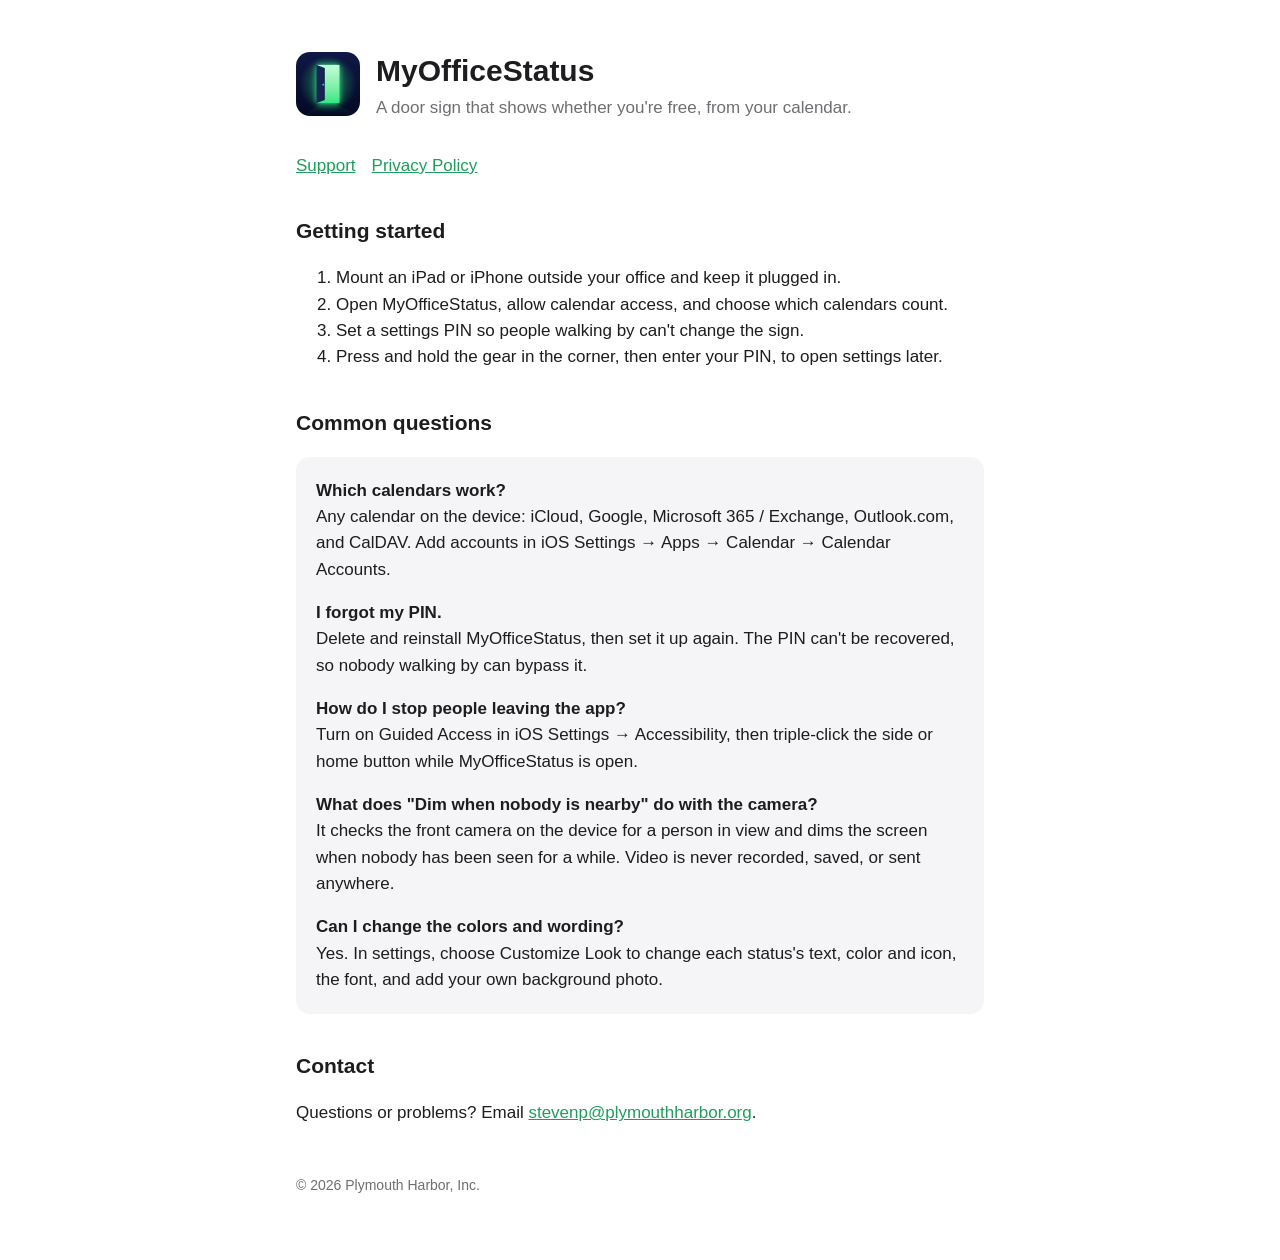
<file: index.html>
<!doctype html>
<html lang="en">
<head>
<meta charset="utf-8">
<meta name="viewport" content="width=device-width, initial-scale=1">
<title>MyOfficeStatus Support</title>
<link rel="stylesheet" href="style.css">
</head>
<body>
<main>
<header><img src="icon.png" alt=""><div><h1>MyOfficeStatus</h1><div class="muted">A door sign that shows whether you're free, from your calendar.</div></div></header>
<nav><a href="index.html">Support</a><a href="privacy.html">Privacy Policy</a></nav>

<h2>Getting started</h2>
<ol>
<li>Mount an iPad or iPhone outside your office and keep it plugged in.</li>
<li>Open MyOfficeStatus, allow calendar access, and choose which calendars count.</li>
<li>Set a settings PIN so people walking by can't change the sign.</li>
<li>Press and hold the gear in the corner, then enter your PIN, to open settings later.</li>
</ol>

<h2>Common questions</h2>
<div class="card">
<p><strong>Which calendars work?</strong><br>Any calendar on the device: iCloud, Google, Microsoft 365 / Exchange, Outlook.com, and CalDAV. Add accounts in iOS Settings → Apps → Calendar → Calendar Accounts.</p>
<p><strong>I forgot my PIN.</strong><br>Delete and reinstall MyOfficeStatus, then set it up again. The PIN can't be recovered, so nobody walking by can bypass it.</p>
<p><strong>How do I stop people leaving the app?</strong><br>Turn on Guided Access in iOS Settings → Accessibility, then triple-click the side or home button while MyOfficeStatus is open.</p>
<p><strong>What does "Dim when nobody is nearby" do with the camera?</strong><br>It checks the front camera on the device for a person in view and dims the screen when nobody has been seen for a while. Video is never recorded, saved, or sent anywhere.</p>
<p><strong>Can I change the colors and wording?</strong><br>Yes. In settings, choose Customize Look to change each status's text, color and icon, the font, and add your own background photo.</p>
</div>

<h2>Contact</h2>
<p>Questions or problems? Email <a href="mailto:stevenp@plymouthharbor.org">stevenp@plymouthharbor.org</a>.</p>

<footer>© 2026 Plymouth Harbor, Inc.</footer>
</main>
</body>
</html>
</file>
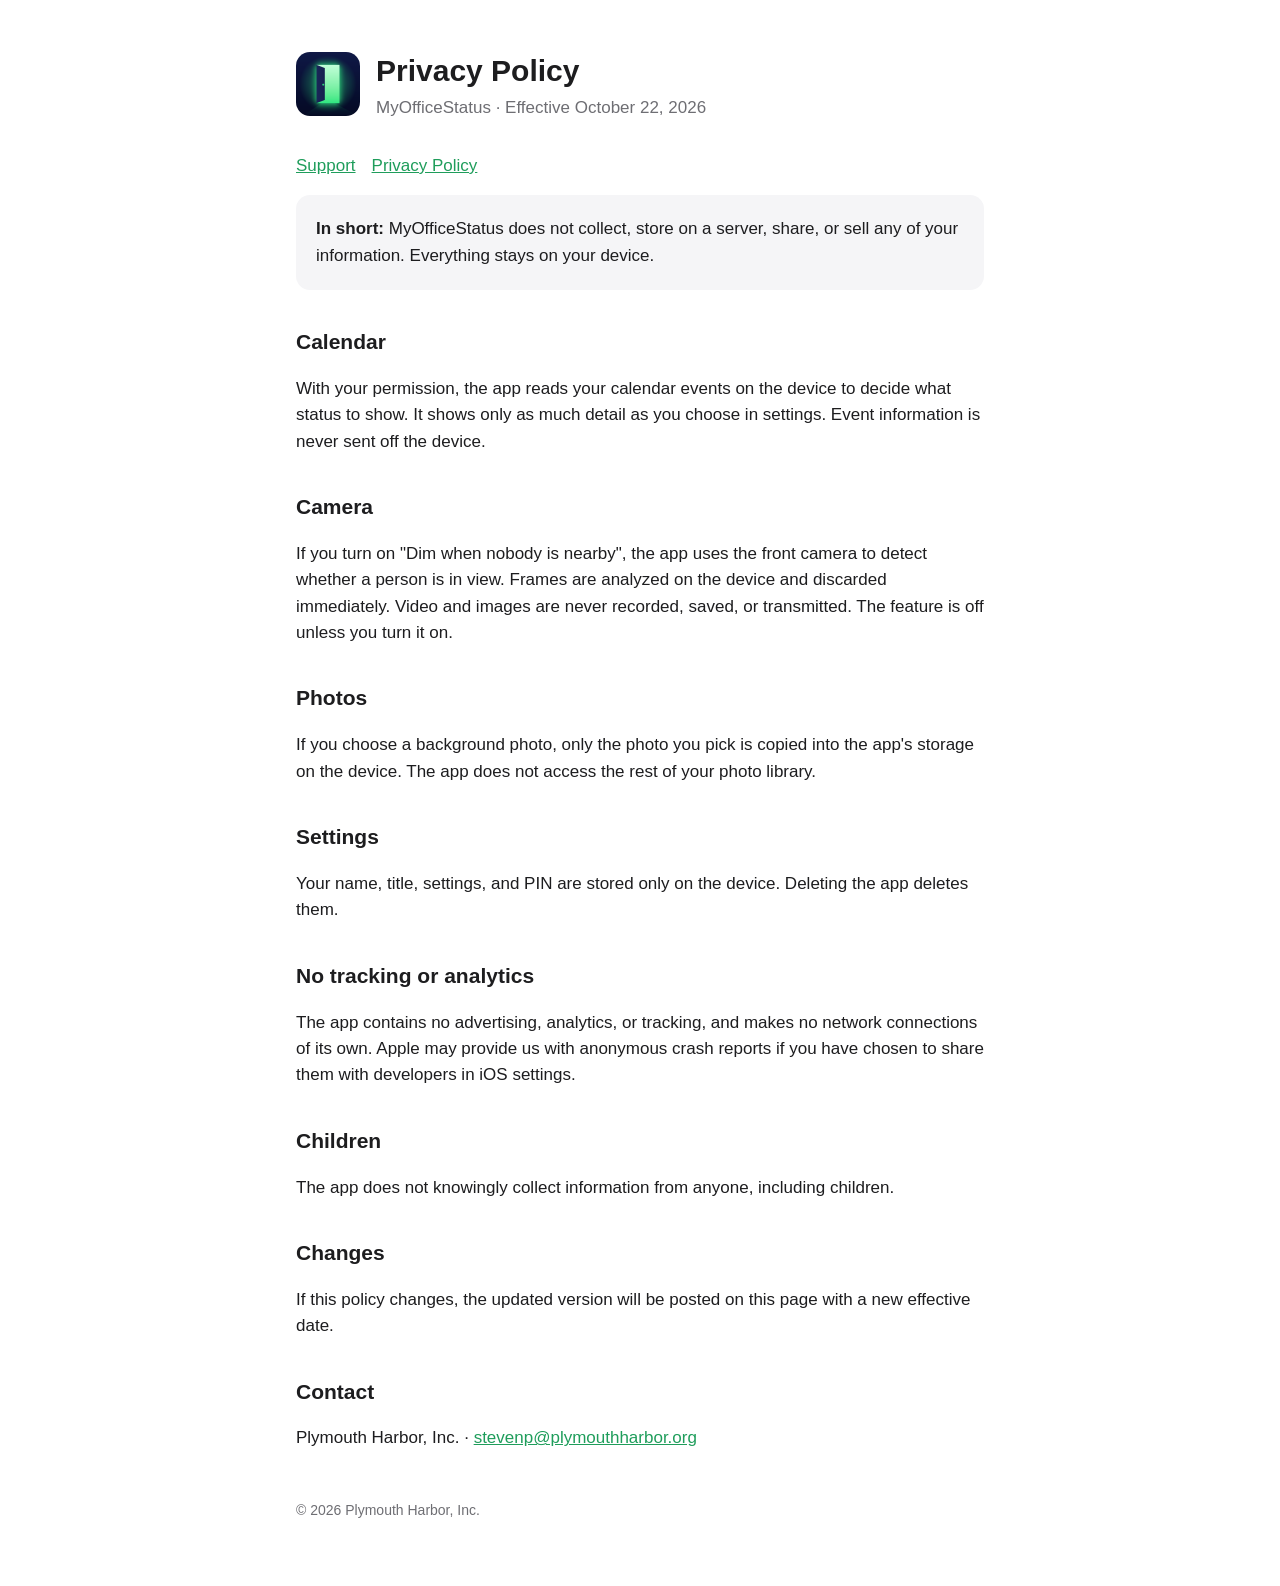
<file: privacy.html>
<!doctype html>
<html lang="en">
<head>
<meta charset="utf-8">
<meta name="viewport" content="width=device-width, initial-scale=1">
<title>MyOfficeStatus Privacy</title>
<link rel="stylesheet" href="style.css">
</head>
<body>
<main>
<header><img src="icon.png" alt=""><div><h1>Privacy Policy</h1><div class="muted">MyOfficeStatus · Effective October 22, 2026</div></div></header>
<nav><a href="index.html">Support</a><a href="privacy.html">Privacy Policy</a></nav>

<div class="card">
<p><strong>In short:</strong> MyOfficeStatus does not collect, store on a server, share, or sell any of your information. Everything stays on your device.</p>
</div>

<h2>Calendar</h2>
<p>With your permission, the app reads your calendar events on the device to decide what status to show. It shows only as much detail as you choose in settings. Event information is never sent off the device.</p>

<h2>Camera</h2>
<p>If you turn on "Dim when nobody is nearby", the app uses the front camera to detect whether a person is in view. Frames are analyzed on the device and discarded immediately. Video and images are never recorded, saved, or transmitted. The feature is off unless you turn it on.</p>

<h2>Photos</h2>
<p>If you choose a background photo, only the photo you pick is copied into the app's storage on the device. The app does not access the rest of your photo library.</p>

<h2>Settings</h2>
<p>Your name, title, settings, and PIN are stored only on the device. Deleting the app deletes them.</p>

<h2>No tracking or analytics</h2>
<p>The app contains no advertising, analytics, or tracking, and makes no network connections of its own. Apple may provide us with anonymous crash reports if you have chosen to share them with developers in iOS settings.</p>

<h2>Children</h2>
<p>The app does not knowingly collect information from anyone, including children.</p>

<h2>Changes</h2>
<p>If this policy changes, the updated version will be posted on this page with a new effective date.</p>

<h2>Contact</h2>
<p>Plymouth Harbor, Inc. · <a href="mailto:stevenp@plymouthharbor.org">stevenp@plymouthharbor.org</a></p>

<footer>© 2026 Plymouth Harbor, Inc.</footer>
</main>
</body>
</html>
</file>
<file: style.css>
:root { --bg: #ffffff; --text: #1d1d1f; --muted: #6e6e73; --accent: #1f9d5b; --card: #f5f5f7; }
@media (prefers-color-scheme: dark) { :root { --bg: #000; --text: #f5f5f7; --muted: #a1a1a6; --accent: #34c77b; --card: #1c1c1e; } }
* { box-sizing: border-box; }
body { margin: 0; background: var(--bg); color: var(--text); font: 17px/1.55 -apple-system, BlinkMacSystemFont, "Segoe UI", Helvetica, Arial, sans-serif; }
main { max-width: 720px; margin: 0 auto; padding: 48px 16px 64px; }
header { display: flex; align-items: center; gap: 16px; margin-bottom: 32px; }
header img { width: 64px; height: 64px; border-radius: 14px; }
h1 { font-size: 30px; margin: 0; }
h2 { font-size: 21px; margin-top: 36px; }
p, li { color: var(--text); }
.muted { color: var(--muted); }
a { color: var(--accent); }
.card { background: var(--card); border-radius: 14px; padding: 4px 20px; margin: 16px 0; }
nav a { margin-right: 16px; }
footer { margin-top: 48px; font-size: 14px; color: var(--muted); }
</file>
